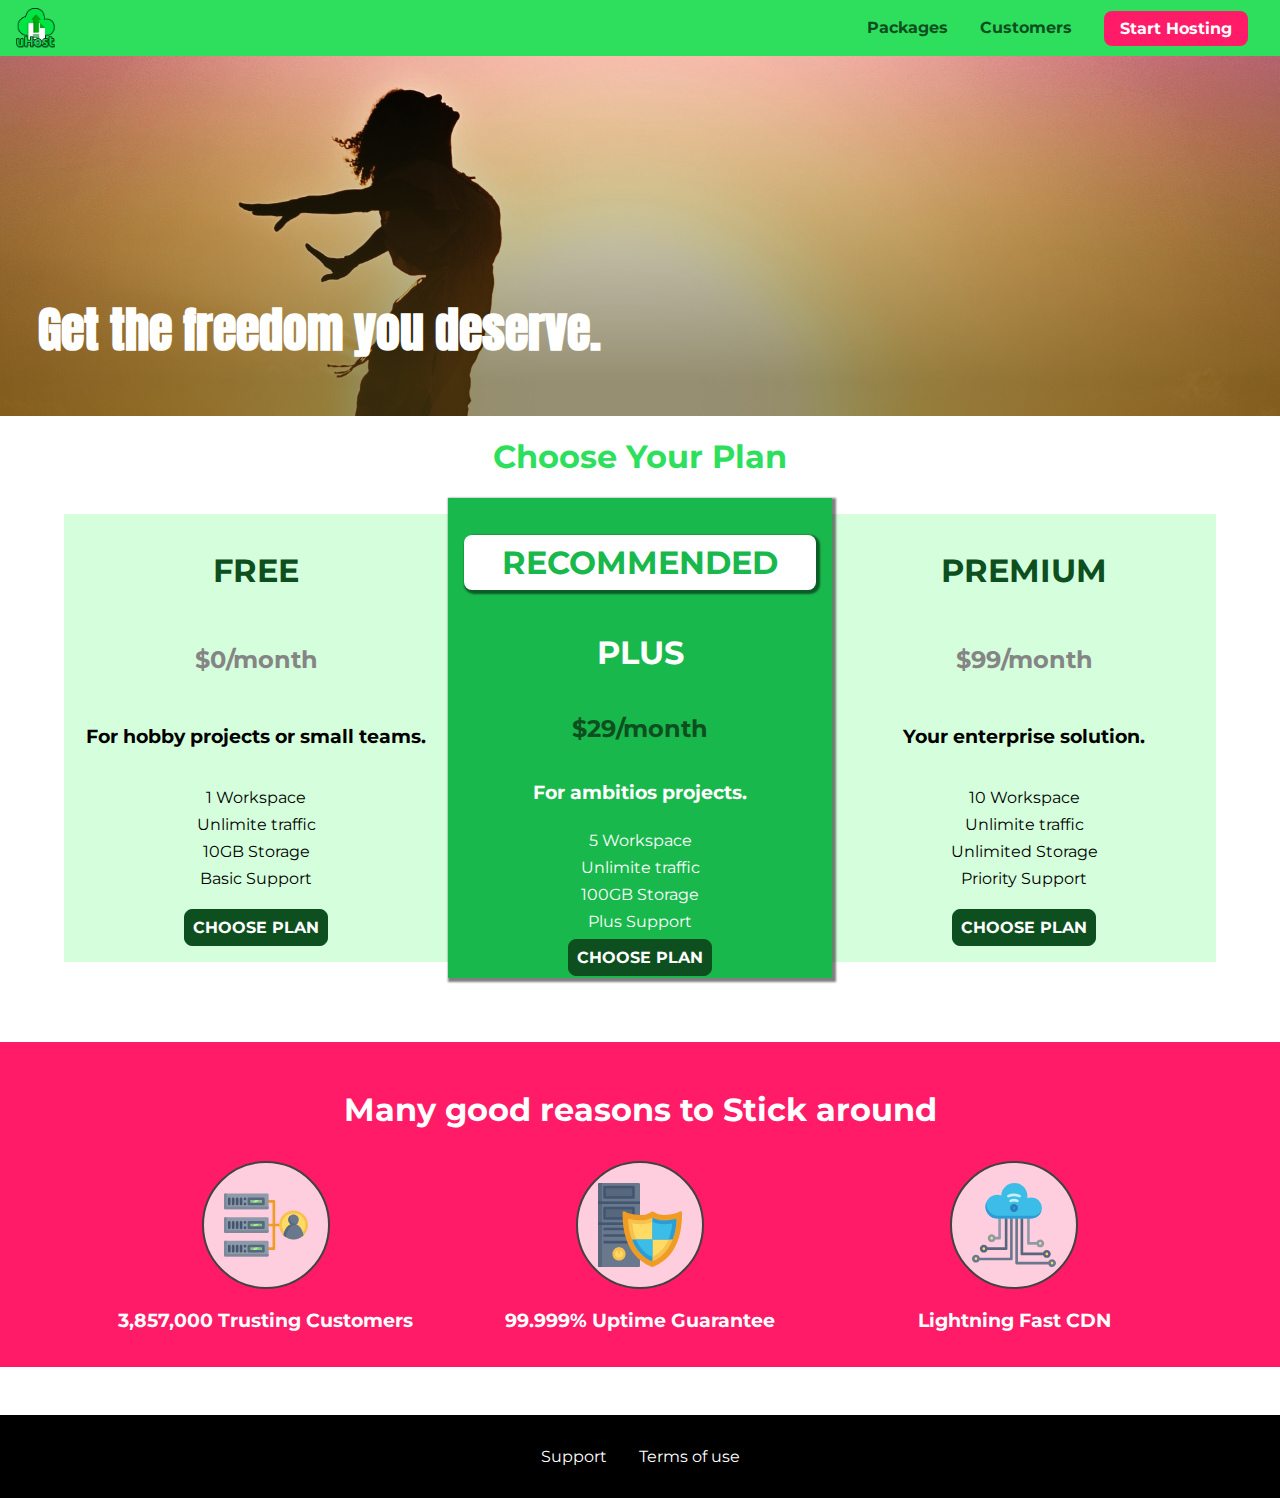
<file: index.html>
<!DOCTYPE html>
<html lang="en">
  <head>
    <meta charset="UTF-8" />
    <meta http-equiv="X-UA-Compatible" content="ie=edge" />
    <meta name="viewport" content="width=device-width, initial-scale=1.0, user-scalable=yes"/>
    <title>uHost</title>
    <link rel="shortcut icon" href="favicon.png" />
    <link rel="stylesheet" href="shared.css" />
    <link rel="stylesheet" href="main.css" />
  </head>
  <body>
    <!--invisible block-->
    <div class="backdrop"></div>
    <div class="modal">
      <h1 class="modal__title">Do you want to continue?</h1>
      <div class="modal__actions">
        <a href="start-hosting/index.html" class="modal__action">Yes!</a>
        <button class="modal__action modal__action--negative" type="button">
          No!
        </button>
      </div>
    </div>
    <header class="main-header">
      <div class="main-link">
        <button class="toggle-button">
          <span class="toggle-button__bar"></span>
          <span class="toggle-button__bar"></span>
          <span class="toggle-button__bar"></span>
        </button>
        <a href="index.html" class="main-header__brand">
          <img
            src="images/uhost-icon.png"
            alt="uHost - Your Favorite Hosting Company"
          />
        </a>
        <!--the space between tags can be removed to display both elements in one line
        in this case was used calc()-->
      </div>
      <nav class="main-nav">
        <ul class="main-nav__items">
          <li class="main-nav__item">
            <a href="packages/index.html">Packages</a>
          </li>
          <li class="main-nav__item">
            <a href="customers/index.html">Customers</a>
          </li>
          <li class="main-nav__item main-nav__item--cta">
            <a href="start-hosting/index.html">Start Hosting</a>
          </li>
        </ul>
      </nav>
    </header>
    <nav class="mobile-nav">
      <ul class="mobile-nav__items">
        <li class="mobile-nav__item">
          <a href="packages/index.html">Packages</a>
        </li>
        <li class="mobile-nav__item">
          <a href="customers/index.html">Customers</a>
        </li>
        <li class="mobile-nav__item mobile-nav__item--cta">
          <a href="start-hosting/index.html">Start Hosting</a>
        </li>
      </ul>
    </nav>
    <main>
      <section id="product-overview">
        <h1>Get the freedom you deserve.</h1>
      </section>
      <section id="plans">
        <h1 class="section-title">Choose Your Plan</h1>
        <!--<p>Make sure you get the most for your money</p>-->
        <div class="plan__list">
          <article class="plan">
            <h1 class="plan__title">FREE</h1>
            <h2 class="plan__price">$0/month</h2>
            <h3>For hobby projects or small teams.</h3>
            <ul class="plan__features">
              <li class="plan__feature">1 Workspace</li>
              <li class="plan__feature">Unlimite traffic</li>
              <li class="plan__feature">10GB Storage</li>
              <li class="plan__feature">Basic Support</li>
            </ul>
            <div>
              <button class="button">CHOOSE PLAN</button>
            </div>
          </article>
          <article class="plan plan--highlighted">
            <h1 class="plan__annotation">RECOMMENDED</h1>
            <h1 class="plan__title">PLUS</h1>
            <h2 class="plan__price">$29/month</h2>
            <h3>For ambitios projects.</h3>
            <ul class="plan__features">
              <li class="plan__feature">5 Workspace</li>
              <li class="plan__feature">Unlimite traffic</li>
              <li class="plan__feature">100GB Storage</li>
              <li class="plan__feature">Plus Support</li>
            </ul>
            <div>
              <button class="button">CHOOSE PLAN</button>
            </div>
          </article>
          <article class="plan">
            <h1 class="plan__title">PREMIUM</h1>
            <h2 class="plan__price">$99/month</h2>
            <h3>Your enterprise solution.</h3>
            <ul class="plan__features">
              <li class="plan__feature">10 Workspace</li>
              <li class="plan__feature">Unlimite traffic</li>
              <li class="plan__feature">Unlimited Storage</li>
              <li class="plan__feature">Priority Support</li>
            </ul>
            <div>
              <button class="button">CHOOSE PLAN</button>
            </div>
          </article>
        </div>
      </section>
      <section id="key-features">
        <h1 class="section-title">Many good reasons to Stick around</h1>
        <ul class="key-feature__list">
          <li class="key-feature">
            <div class="key-feature__image">
              <svg viewBox="0 0 512 512">
                <path
                  style="fill: #f09b24"
                  d="M344,248h-32V112c0-4.418-3.582-8-8-8h-40c-4.418,0-8,3.582-8,8s3.582,8,8,8h32v128h-32  c-4.418,0-8,3.582-8,8s3.582,8,8,8h32v128h-32c-4.418,0-8,3.582-8,8s3.582,8,8,8h40c4.418,0,8-3.582,8-8V264h32c4.418,0,8-3.582,8-8  S348.418,248,344,248z"
                />
                <path
                  style="fill: #8e9aa9"
                  d="M264,64H8c-4.418,0-8,3.582-8,8v80c0,4.418,3.582,8,8,8h256c4.418,0,8-3.582,8-8V72  C272,67.582,268.418,64,264,64z"
                />
                <path
                  style="fill: #7c899b"
                  d="M24,144c-4.418,0-8-3.582-8-8V64H8c-4.418,0-8,3.582-8,8v80c0,4.418,3.582,8,8,8h256  c4.418,0,8-3.582,8-8v-8H24z"
                />
                <rect
                  x="152"
                  y="96"
                  style="fill: #b8e3a8"
                  width="88"
                  height="32"
                />
                <g>
                  <polygon
                    style="fill: #7ec97d"
                    points="152,96 152,128 166,128 198,96  "
                  />
                  <polygon
                    style="fill: #7ec97d"
                    points="220,96 188,128 240,128 240,96  "
                  />
                </g>
                <path
                  style="fill: #56677e"
                  d="M240,136h-88c-4.418,0-8-3.582-8-8V96c0-4.418,3.582-8,8-8h88c4.418,0,8,3.582,8,8v32  C248,132.418,244.418,136,240,136z M160,120h72v-16h-72V120z"
                />
                <g>
                  <path
                    style="fill: #435670"
                    d="M32,136c-4.418,0-8-3.582-8-8V96c0-4.418,3.582-8,8-8s8,3.582,8,8v32C40,132.418,36.418,136,32,136z   "
                  />
                  <path
                    style="fill: #435670"
                    d="M56,136c-4.418,0-8-3.582-8-8V96c0-4.418,3.582-8,8-8s8,3.582,8,8v32C64,132.418,60.418,136,56,136z   "
                  />
                  <path
                    style="fill: #435670"
                    d="M80,136c-4.418,0-8-3.582-8-8V96c0-4.418,3.582-8,8-8s8,3.582,8,8v32C88,132.418,84.418,136,80,136z   "
                  />
                  <path
                    style="fill: #435670"
                    d="M104,136c-4.418,0-8-3.582-8-8V96c0-4.418,3.582-8,8-8s8,3.582,8,8v32   C112,132.418,108.418,136,104,136z"
                  />
                  <path
                    style="fill: #435670"
                    d="M128,105c-4.418,0-8-3.582-8-8v-1c0-4.418,3.582-8,8-8s8,3.582,8,8v1   C136,101.418,132.418,105,128,105z"
                  />
                  <path
                    style="fill: #435670"
                    d="M128,136c-4.418,0-8-3.582-8-8v-1c0-4.418,3.582-8,8-8s8,3.582,8,8v1   C136,132.418,132.418,136,128,136z"
                  />
                </g>
                <path
                  style="fill: #8e9aa9"
                  d="M264,208H8c-4.418,0-8,3.582-8,8v80c0,4.418,3.582,8,8,8h256c4.418,0,8-3.582,8-8v-80  C272,211.582,268.418,208,264,208z"
                />
                <path
                  style="fill: #7c899b"
                  d="M24,288c-4.418,0-8-3.582-8-8v-72H8c-4.418,0-8,3.582-8,8v80c0,4.418,3.582,8,8,8h256  c4.418,0,8-3.582,8-8v-8H24z"
                />
                <rect
                  x="152"
                  y="240"
                  style="fill: #b8e3a8"
                  width="88"
                  height="32"
                />
                <g>
                  <polygon
                    style="fill: #7ec97d"
                    points="152,240 152,272 166,272 198,240  "
                  />
                  <polygon
                    style="fill: #7ec97d"
                    points="220,240 188,272 240,272 240,240  "
                  />
                </g>
                <path
                  style="fill: #56677e"
                  d="M240,280h-88c-4.418,0-8-3.582-8-8v-32c0-4.418,3.582-8,8-8h88c4.418,0,8,3.582,8,8v32  C248,276.418,244.418,280,240,280z M160,264h72v-16h-72V264z"
                />
                <g>
                  <path
                    style="fill: #435670"
                    d="M32,280c-4.418,0-8-3.582-8-8v-32c0-4.418,3.582-8,8-8s8,3.582,8,8v32C40,276.418,36.418,280,32,280   z"
                  />
                  <path
                    style="fill: #435670"
                    d="M56,280c-4.418,0-8-3.582-8-8v-32c0-4.418,3.582-8,8-8s8,3.582,8,8v32C64,276.418,60.418,280,56,280   z"
                  />
                  <path
                    style="fill: #435670"
                    d="M80,280c-4.418,0-8-3.582-8-8v-32c0-4.418,3.582-8,8-8s8,3.582,8,8v32C88,276.418,84.418,280,80,280   z"
                  />
                  <path
                    style="fill: #435670"
                    d="M104,280c-4.418,0-8-3.582-8-8v-32c0-4.418,3.582-8,8-8s8,3.582,8,8v32   C112,276.418,108.418,280,104,280z"
                  />
                  <path
                    style="fill: #435670"
                    d="M128,249c-4.418,0-8-3.582-8-8v-1c0-4.418,3.582-8,8-8s8,3.582,8,8v1   C136,245.418,132.418,249,128,249z"
                  />
                  <path
                    style="fill: #435670"
                    d="M128,280c-4.418,0-8-3.582-8-8v-1c0-4.418,3.582-8,8-8s8,3.582,8,8v1   C136,276.418,132.418,280,128,280z"
                  />
                </g>
                <path
                  style="fill: #8e9aa9"
                  d="M264,352H8c-4.418,0-8,3.582-8,8v80c0,4.418,3.582,8,8,8h256c4.418,0,8-3.582,8-8v-80  C272,355.582,268.418,352,264,352z"
                />
                <path
                  style="fill: #7c899b"
                  d="M24,432c-4.418,0-8-3.582-8-8v-72H8c-4.418,0-8,3.582-8,8v80c0,4.418,3.582,8,8,8h256  c4.418,0,8-3.582,8-8v-8H24z"
                />
                <rect
                  x="152"
                  y="384"
                  style="fill: #b8e3a8"
                  width="88"
                  height="32"
                />
                <g>
                  <polygon
                    style="fill: #7ec97d"
                    points="152,384 152,416 166,416 198,384  "
                  />
                  <polygon
                    style="fill: #7ec97d"
                    points="220,384 188,416 240,416 240,384  "
                  />
                </g>
                <path
                  style="fill: #56677e"
                  d="M240,424h-88c-4.418,0-8-3.582-8-8v-32c0-4.418,3.582-8,8-8h88c4.418,0,8,3.582,8,8v32  C248,420.418,244.418,424,240,424z M160,408h72v-16h-72V408z"
                />
                <g>
                  <path
                    style="fill: #435670"
                    d="M32,424c-4.418,0-8-3.582-8-8v-32c0-4.418,3.582-8,8-8s8,3.582,8,8v32C40,420.418,36.418,424,32,424   z"
                  />
                  <path
                    style="fill: #435670"
                    d="M56,424c-4.418,0-8-3.582-8-8v-32c0-4.418,3.582-8,8-8s8,3.582,8,8v32C64,420.418,60.418,424,56,424   z"
                  />
                  <path
                    style="fill: #435670"
                    d="M80,424c-4.418,0-8-3.582-8-8v-32c0-4.418,3.582-8,8-8s8,3.582,8,8v32C88,420.418,84.418,424,80,424   z"
                  />
                  <path
                    style="fill: #435670"
                    d="M104,424c-4.418,0-8-3.582-8-8v-32c0-4.418,3.582-8,8-8s8,3.582,8,8v32   C112,420.418,108.418,424,104,424z"
                  />
                  <path
                    style="fill: #435670"
                    d="M128,393c-4.418,0-8-3.582-8-8v-1c0-4.418,3.582-8,8-8s8,3.582,8,8v1   C136,389.418,132.418,393,128,393z"
                  />
                  <path
                    style="fill: #435670"
                    d="M128,424c-4.418,0-8-3.582-8-8v-1c0-4.418,3.582-8,8-8s8,3.582,8,8v1   C136,420.418,132.418,424,128,424z"
                  />
                </g>
                <path
                  style="fill: #f7c14d"
                  d="M424,168c-48.523,0-88,39.477-88,88s39.477,88,88,88s88-39.477,88-88S472.523,168,424,168z"
                />
                <path
                  style="fill: #ffdb66"
                  d="M424,184c-39.701,0-72,32.299-72,72s32.299,72,72,72s72-32.299,72-72S463.701,184,424,184z"
                />
                <path
                  style="fill: #69788d"
                  d="M484.893,314.16C476.393,274.588,451.922,248,424,248s-52.393,26.588-60.893,66.16  c-0.605,2.82,0.354,5.749,2.511,7.664C381.731,336.124,402.465,344,424,344s42.269-7.876,58.381-22.176  C484.539,319.909,485.498,316.98,484.893,314.16z"
                />
                <path
                  style="fill: #56677e"
                  d="M434.053,249.171C430.768,248.403,427.411,248,424,248c-27.922,0-52.393,26.588-60.893,66.16  c-0.605,2.82,0.354,5.749,2.511,7.664c3.383,3.002,6.979,5.703,10.734,8.125C384.904,286.243,407.373,255.378,434.053,249.171z"
                />
                <path
                  style="fill: #69788d"
                  d="M424,192c-17.645,0-32,14.355-32,32s14.355,32,32,32s32-14.355,32-32S441.645,192,424,192z"
                />
                <path
                  style="fill: #56677e"
                  d="M432,248c-17.645,0-32-14.355-32-32c0-6.783,2.128-13.076,5.742-18.258  C397.444,203.53,392,213.138,392,224c0,17.645,14.355,32,32,32c10.862,0,20.471-5.444,26.258-13.742  C445.076,245.872,438.783,248,432,248z"
                />
              </svg>
            </div>
            <p class="key-feature__description">3,857,000 Trusting Customers</p>
          </li>
          <li class="key-feature">
            <div class="key-feature__image">
              <svg viewBox="0 0 512 512">
                <path
                  style="fill: #69788d"
                  d="M248,0H8C3.582,0,0,3.582,0,8v496c0,4.418,3.582,8,8,8h240c4.418,0,8-3.582,8-8V8  C256,3.582,252.418,0,248,0z"
                />
                <path
                  style="fill: #56677e"
                  d="M24,504V8c0-4.418,3.582-8,8-8H8C3.582,0,0,3.582,0,8v496c0,4.418,3.582,8,8,8h24  C27.582,512,24,508.418,24,504z"
                />
                <g>
                  <rect
                    x="0"
                    y="112"
                    style="fill: #435670"
                    width="256"
                    height="16"
                  />
                  <rect
                    x="0"
                    y="240"
                    style="fill: #435670"
                    width="256"
                    height="16"
                  />
                </g>
                <path
                  style="fill: #f7c14d"
                  d="M128,392c-22.056,0-40,17.944-40,40s17.944,40,40,40s40-17.944,40-40S150.056,392,128,392z"
                />
                <path
                  style="fill: #ffdb66"
                  d="M128,408c-13.233,0-24,10.767-24,24s10.767,24,24,24s24-10.767,24-24S141.233,408,128,408z"
                />
                <path
                  style="fill: #f7c14d"
                  d="M128,392c-2.739,0-5.414,0.278-8,0.805V424c0,4.418,3.582,8,8,8c4.418,0,8-3.582,8-8v-31.195  C133.414,392.278,130.739,392,128,392z"
                />
                <g>
                  <path
                    style="fill: #435670"
                    d="M216,288H40c-4.418,0-8-3.582-8-8s3.582-8,8-8h176c4.418,0,8,3.582,8,8S220.418,288,216,288z"
                  />
                  <path
                    style="fill: #435670"
                    d="M216,328H40c-4.418,0-8-3.582-8-8s3.582-8,8-8h176c4.418,0,8,3.582,8,8S220.418,328,216,328z"
                  />
                  <path
                    style="fill: #435670"
                    d="M216,368H40c-4.418,0-8-3.582-8-8s3.582-8,8-8h176c4.418,0,8,3.582,8,8S220.418,368,216,368z"
                  />
                  <path
                    style="fill: #435670"
                    d="M216,16H40c-4.418,0-8,3.582-8,8v64c0,4.418,3.582,8,8,8h176c4.418,0,8-3.582,8-8V24   C224,19.582,220.418,16,216,16z"
                  />
                </g>
                <rect
                  x="48"
                  y="32"
                  style="fill: #56677e"
                  width="160"
                  height="48"
                />
                <path
                  style="fill: #435670"
                  d="M216,144H40c-4.418,0-8,3.582-8,8v64c0,4.418,3.582,8,8,8h176c4.418,0,8-3.582,8-8v-64  C224,147.582,220.418,144,216,144z"
                />
                <rect
                  x="48"
                  y="160"
                  style="fill: #56677e"
                  width="160"
                  height="48"
                />
                <path
                  style="fill: #f09b24"
                  d="M511.747,180.237c-0.194-6.537-8.107-10.107-13.135-5.894c-5.6,4.693-42.904,21.282-98.514,21.282  c-33.45,0-64.625-20.999-64.929-21.206c-2.9-1.991-6.764-1.85-9.512,0.346c-2.677,2.135-27.201,20.86-63.793,20.86  c-55.607,0-92.914-16.589-98.515-21.282c-5.028-4.211-12.941-0.645-13.135,5.894c-1.634,54.834,4.655,105.941,18.693,151.903  c12.096,39.604,29.759,74.047,52.497,102.373c27.538,34.304,62.743,59.882,104.66,76.045c3.069,1.918,6.757,1.921,9.83,0  c41.917-16.163,77.122-41.741,104.66-76.045c22.738-28.326,40.401-62.77,52.497-102.373  C507.092,286.179,513.381,235.071,511.747,180.237z"
                />
                <path
                  style="fill: #f7c14d"
                  d="M476.21,221.226c-1.953-1.631-4.568-2.235-7.036-1.628c-21.686,5.327-44.926,8.028-69.075,8.028  c-25.926,0-49.633-8.975-64.955-16.504c-2.307-1.134-5.016-1.091-7.284,0.116c-14.059,7.477-36.919,16.388-65.994,16.388  c-24.153,0-47.394-2.701-69.075-8.028c-5.155-1.268-10.221,2.966-9.894,8.261c2.077,33.693,7.668,65.635,16.616,94.935  c22.774,74.565,66.139,126.334,128.888,153.868c2.032,0.891,4.397,0.891,6.43,0c61.777-27.107,104.716-78.876,127.62-153.868  c8.948-29.3,14.539-61.241,16.616-94.935C479.224,225.319,478.163,222.856,476.21,221.226z"
                />
                <path
                  style="fill: #ffdb66"
                  d="M331.609,451.727c-52.604-25.289-89.304-70.987-109.144-135.944  c-6.532-21.39-11.162-44.336-13.82-68.447c17.133,2.852,34.952,4.291,53.22,4.291c29.394,0,53.376-7.793,69.978-15.561  c17.44,7.736,41.656,15.561,68.256,15.561c18.267,0,36.085-1.439,53.219-4.291c-2.659,24.112-7.288,47.06-13.82,68.448  C419.545,381.108,383.27,426.805,331.609,451.727z"
                />
                <g>
                  <path
                    style="fill: #2c9dd4"
                    d="M479.066,227.858c0.157-2.539-0.903-5.002-2.856-6.633s-4.568-2.235-7.036-1.628   c-21.686,5.327-44.926,8.028-69.075,8.028c-25.926,0-49.633-8.975-64.955-16.504c-1.057-0.52-2.2-0.78-3.345-0.806l-0.072,133.351   h123.601c2.556-6.746,4.933-13.702,7.123-20.874C471.398,293.493,476.989,261.552,479.066,227.858z"
                  />
                  <path
                    style="fill: #2c9dd4"
                    d="M206.658,343.667c24.153,63.42,65.028,108.108,121.743,132.995c1.031,0.452,2.147,0.673,3.263,0.666   l0.063-133.661H206.658z"
                  />
                </g>
                <g>
                  <path
                    style="fill: #3cbde8"
                    d="M439.497,315.783c6.532-21.389,11.161-44.336,13.82-68.448c-17.134,2.852-34.952,4.291-53.219,4.291   c-26.6,0-50.815-7.824-68.256-15.561l-0.116,107.601h97.758C433.179,334.807,436.524,325.518,439.497,315.783z"
                  />
                  <path
                    style="fill: #3cbde8"
                    d="M232.523,343.667c21.144,50.298,54.363,86.56,99.087,108.06l0.117-108.06H232.523z"
                  />
                </g>
              </svg>
            </div>
            <p class="key-feature__description">99.999% Uptime Guarantee</p>
          </li>
          <li class="key-feature">
            <div class="key-feature__image">
              <svg viewBox="0 0 512 512">
                <path
                  style="fill: #8e9aa9"
                  d="M168,200c-4.418,0-8,3.582-8,8v120h-17.376c-3.302-9.311-12.194-16-22.624-16  c-13.234,0-24,10.767-24,24s10.766,24,24,24c10.429,0,19.321-6.689,22.624-16H168c4.418,0,8-3.582,8-8V208  C176,203.582,172.418,200,168,200z"
                />
                <path
                  style="fill: #ffdb66"
                  d="M120,328c-4.411,0-8,3.589-8,8s3.589,8,8,8s8-3.589,8-8S124.411,328,120,328z"
                />
                <path
                  style="fill: #56677e"
                  d="M208,200c-4.418,0-8,3.582-8,8v184H94.624C91.322,382.689,82.43,376,72,376  c-13.234,0-24,10.767-24,24s10.766,24,24,24c10.429,0,19.321-6.689,22.624-16H208c4.418,0,8-3.582,8-8V208  C216,203.582,212.418,200,208,200z"
                />
                <path
                  style="fill: #ffdb66"
                  d="M72,392c-4.411,0-8,3.589-8,8s3.589,8,8,8s8-3.589,8-8S76.411,392,72,392z"
                />
                <path
                  style="fill: #69788d"
                  d="M240,208c-4.418,0-8,3.582-8,8v239H47.24c-2.671-10.34-12.078-18-23.24-18c-13.234,0-24,10.767-24,24  s10.766,24,24,24c9.666,0,18.009-5.747,21.809-14H240c4.418,0,8-3.582,8-8V216C248,211.582,244.418,208,240,208z"
                />
                <path
                  style="fill: #ffdb66"
                  d="M24,453c-4.411,0-8,3.589-8,8s3.589,8,8,8s8-3.589,8-8S28.411,453,24,453z"
                />
                <path
                  style="fill: #69788d"
                  d="M488,464c-10.429,0-19.321,6.689-22.624,16H280V208c0-4.418-3.582-8-8-8s-8,3.582-8,8v280  c0,4.418,3.582,8,8,8h193.376c3.302,9.311,12.194,16,22.624,16c13.234,0,24-10.767,24-24S501.234,464,488,464z"
                />
                <path
                  style="fill: #ffdb66"
                  d="M488,480c-4.411,0-8,3.589-8,8s3.589,8,8,8s8-3.589,8-8S492.411,480,488,480z"
                />
                <path
                  style="fill: #56677e"
                  d="M456,408c-10.429,0-19.321,6.689-22.624,16H312V208c0-4.418-3.582-8-8-8s-8,3.582-8,8v224  c0,4.418,3.582,8,8,8h129.376c3.302,9.311,12.194,16,22.624,16c13.234,0,24-10.767,24-24S469.234,408,456,408z"
                />
                <path
                  style="fill: #ffdb66"
                  d="M456,424c-4.411,0-8,3.589-8,8s3.589,8,8,8s8-3.589,8-8S460.411,424,456,424z"
                />
                <path
                  style="fill: #8e9aa9"
                  d="M416,344c-10.429,0-19.321,6.689-22.624,16H352V208c0-4.418-3.582-8-8-8s-8,3.582-8,8v160  c0,4.418,3.582,8,8,8h49.376c3.302,9.311,12.194,16,22.624,16c13.234,0,24-10.767,24-24S429.234,344,416,344z"
                />
                <path
                  style="fill: #ffdb66"
                  d="M416,360c-4.411,0-8,3.589-8,8s3.589,8,8,8s8-3.589,8-8S420.411,360,416,360z"
                />
                <path
                  style="fill: #3cbde8"
                  d="M362,88c-8.741,0-17.231,1.751-25.06,5.085C337.646,88.797,338,84.43,338,80  c0-44.112-35.888-80-80-80c-42.823,0-77.895,33.816-79.909,76.149C170.393,73.415,162.244,72,154,72c-39.701,0-72,32.299-72,72  s32.299,72,72,72h208c35.29,0,64-28.71,64-64S397.29,88,362,88z"
                />
                <path
                  style="fill: #2c9dd4"
                  d="M368,200H160c-39.701,0-72-32.299-72-72c0-5.863,0.721-11.559,2.05-17.019  C84.918,120.88,82,132.102,82,144c0,39.701,32.299,72,72,72h208c30.389,0,55.88-21.296,62.379-49.743  C413.565,186.327,392.352,200,368,200z"
                />
                <path
                  style="fill: #2a7db5"
                  d="M256,128c-13.234,0-24,10.767-24,24s10.766,24,24,24c13.233,0,24-10.767,24-24S269.233,128,256,128z"
                />
                <path
                  style="fill: #2c9dd4"
                  d="M256,144c-4.411,0-8,3.589-8,8s3.589,8,8,8c4.411,0,8-3.589,8-8S260.411,144,256,144z"
                />
                <g>
                  <path
                    style="fill: #c5f1fa"
                    d="M221.755,87.695c-2.994,0-5.864-1.688-7.233-4.572c-1.894-3.991-0.194-8.763,3.798-10.657   C230.157,66.849,242.834,64,256,64c13.166,0,25.844,2.849,37.68,8.466c3.992,1.895,5.692,6.666,3.798,10.657   s-6.666,5.692-10.657,3.798C277.144,82.328,266.774,80,256,80c-10.774,0-21.144,2.328-30.821,6.921   C224.072,87.446,222.904,87.695,221.755,87.695z"
                  />
                  <path
                    style="fill: #c5f1fa"
                    d="M276.545,116.618c-1.148,0-2.316-0.249-3.424-0.774C267.745,113.293,261.985,112,256,112   c-5.985,0-11.745,1.293-17.121,3.844c-3.991,1.895-8.763,0.192-10.657-3.798c-1.894-3.992-0.193-8.764,3.798-10.657   C239.557,97.813,247.625,96,256,96c8.376,0,16.444,1.813,23.98,5.389c3.991,1.894,5.692,6.665,3.798,10.657   C282.41,114.93,279.539,116.618,276.545,116.618z"
                  />
                </g>
              </svg>
            </div>
            <p class="key-feature__description">Lightning Fast CDN</p>
          </li>
        </ul>
      </section>
    </main>
    <footer class="main-footer">
      <nav>
        <ul class="main-footer__links">
          <li class="main-footer__link">
            <a href="#">Support</a>
          </li>
          <li class="main-footer__link">
            <a href="#">Terms of use</a>
          </li>
        </ul>
      </nav>
    </footer>
    <script src="shared.js"></script>
  </body>
</html>
</file>
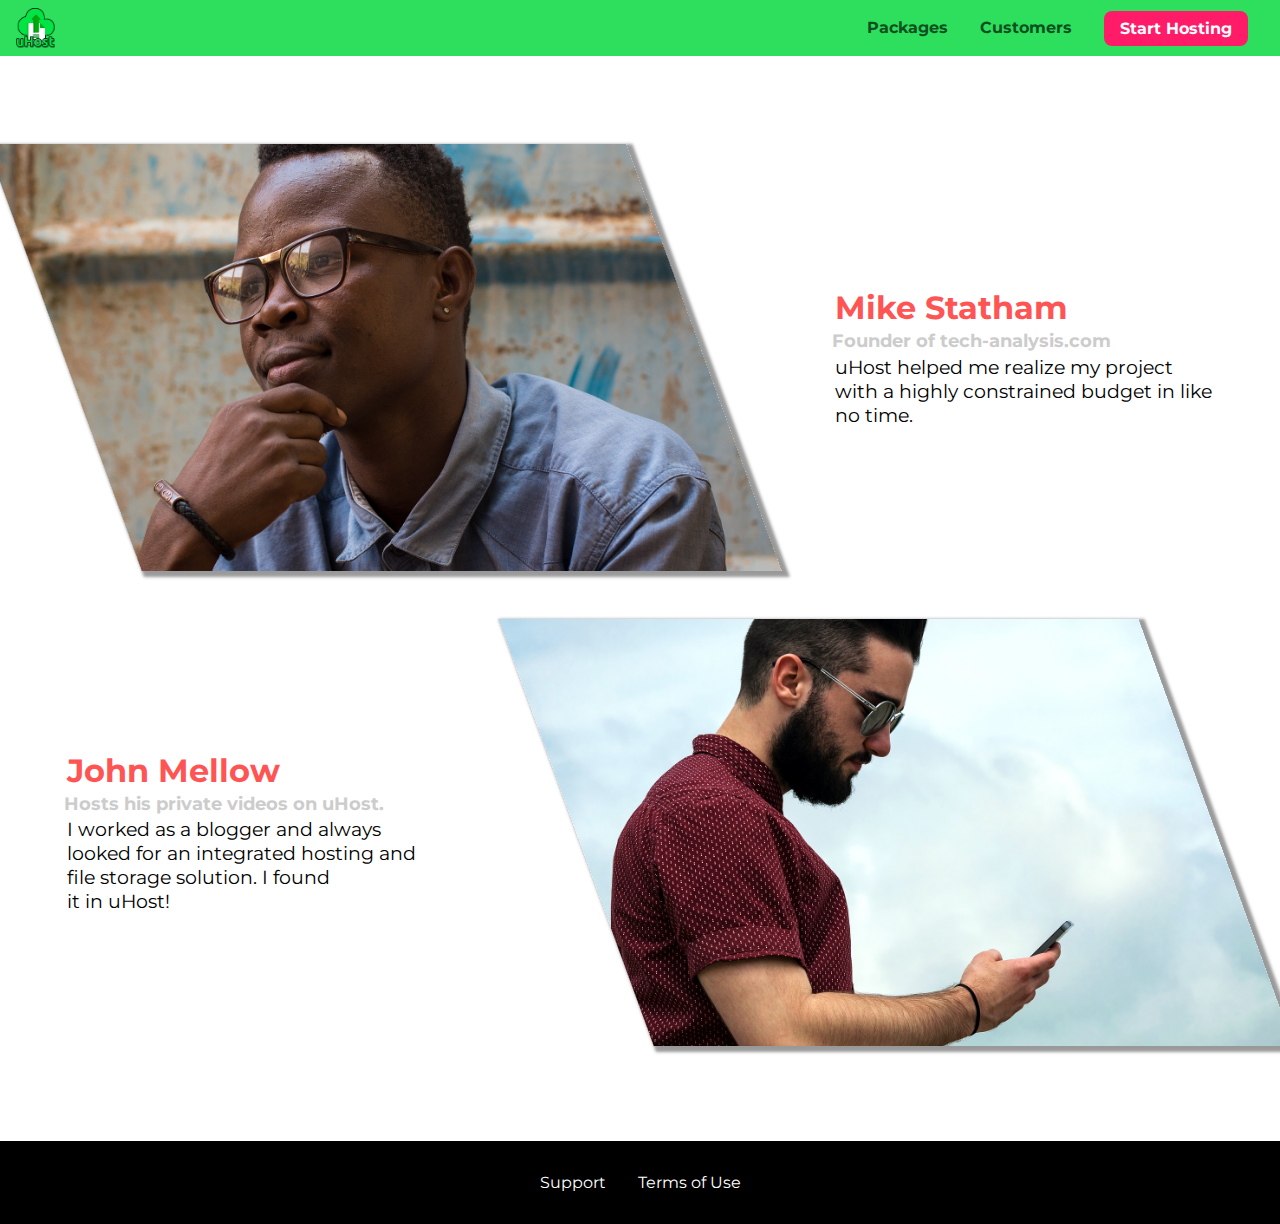
<file: customers/index.html>
<!DOCTYPE html>
<html lang="en">
<head>
    <meta charset="UTF-8">
    <meta name="viewport" content="width=device-width, initial-scale=1.0">
    <meta http-equiv="X-UA-Compatible" content="ie=edge">
    <title>uHost Customers</title>
    <link rel="shortcut icon" href="../favicon.png">
    <link rel="stylesheet" href="../shared.css">
    <link rel="stylesheet" href="customers.css">
</head>
<body>
    <!--invisible block-->
    <div class="backdrop"></div>
    <header class="main-header">
        <button class="toggle-button">
            <span class="toggle-button__bar"></span>
            <span class="toggle-button__bar"></span>
            <span class="toggle-button__bar"></span>
        </button>
        <div class ="main-link">
            <a href="../index.html" class="main-header__brand">
                <img src="../images/uhost-icon.png" alt="uHost - Your Favorite Hosting Company">
            </a>
        <!--the space between tags can be removed to display both elements in one line
        in this case was used calc()-->
        </div>
        <nav class="main-nav">
            <ul class="main-nav__items">    
                <li class="main-nav__item">
                    <a href="../packages/index.html">Packages</a>
                </li>
                <li class="main-nav__item">
                    <a href="index.html">Customers</a>
                </li>
                <li class="main-nav__item main-nav__item--cta">
                    <a href="../start-hosting/index.html">Start Hosting</a>
                </li>
            </ul>
        </nav>
    </header>
    <nav class="mobile-nav">
        <ul class="mobile-nav__items">
            <li class="mobile-nav__item">
                <a href="../packages/index.html">Packages</a>
            </li>
            <li class="mobile-nav__item">
                <a href="index.html">Customers</a>
            </li>
            <li class="mobile-nav__item mobile-nav__item--cta">
                <a href="../start-hosting/index.html">Start Hosting</a>
            </li>
        </ul>
    </nav>
    <main>
        <div>
            <div class="testimonial" id="customer-1">
                <div class="testimonial__image-container">
                    <img src="../customers/customer-1.jpg" alt="Mike Statham - Customer" class="testimonial__image">
                </div>
                <div class="testimonial__info">
                    <h1 class="testimonial__name">Mike Statham</h1>
                    <h2 class="testimonial__subtitle">Founder of
                        <a href="tech-analysis.com">tech-analysis.com</a>
                    </h2>
                    <p class="testimonial__text">uHost helped me realize my project with a highly constrained budget in like no time.</p>
                </div>
            </div>
            <div class="testimonial" id="customer-2">
                <div class="testimonial__info">
                    <h1 class="testimonial__name">John Mellow</h1>
                    <h2 class="testimonial__subtitle">Hosts his private videos on uHost.
                    </h2>
                    <p class="testimonial__text">I worked as a blogger and always looked for an integrated hosting and file storage solution. I found
                        it in uHost!
                    </p>
                </div>
                <div class="testimonial__image-container">
                    <img src="../customers/customer-2.jpg" alt="John Mellow - Customer" class="testimonial__image">
                </div>
            </div>
        </div>
    </main>
    <footer class="main-footer">
        <nav>
            <ul class="main-footer__links">
                <li class="main-footer__link">
                    <a href="#">Support</a>
                </li>
                <li class="main-footer__link">
                    <a href="#">Terms of Use</a>
                </li>
            </ul>
        </nav>
    </footer>
    <script src="../shared.js"></script>
</body>
</html>
</file>
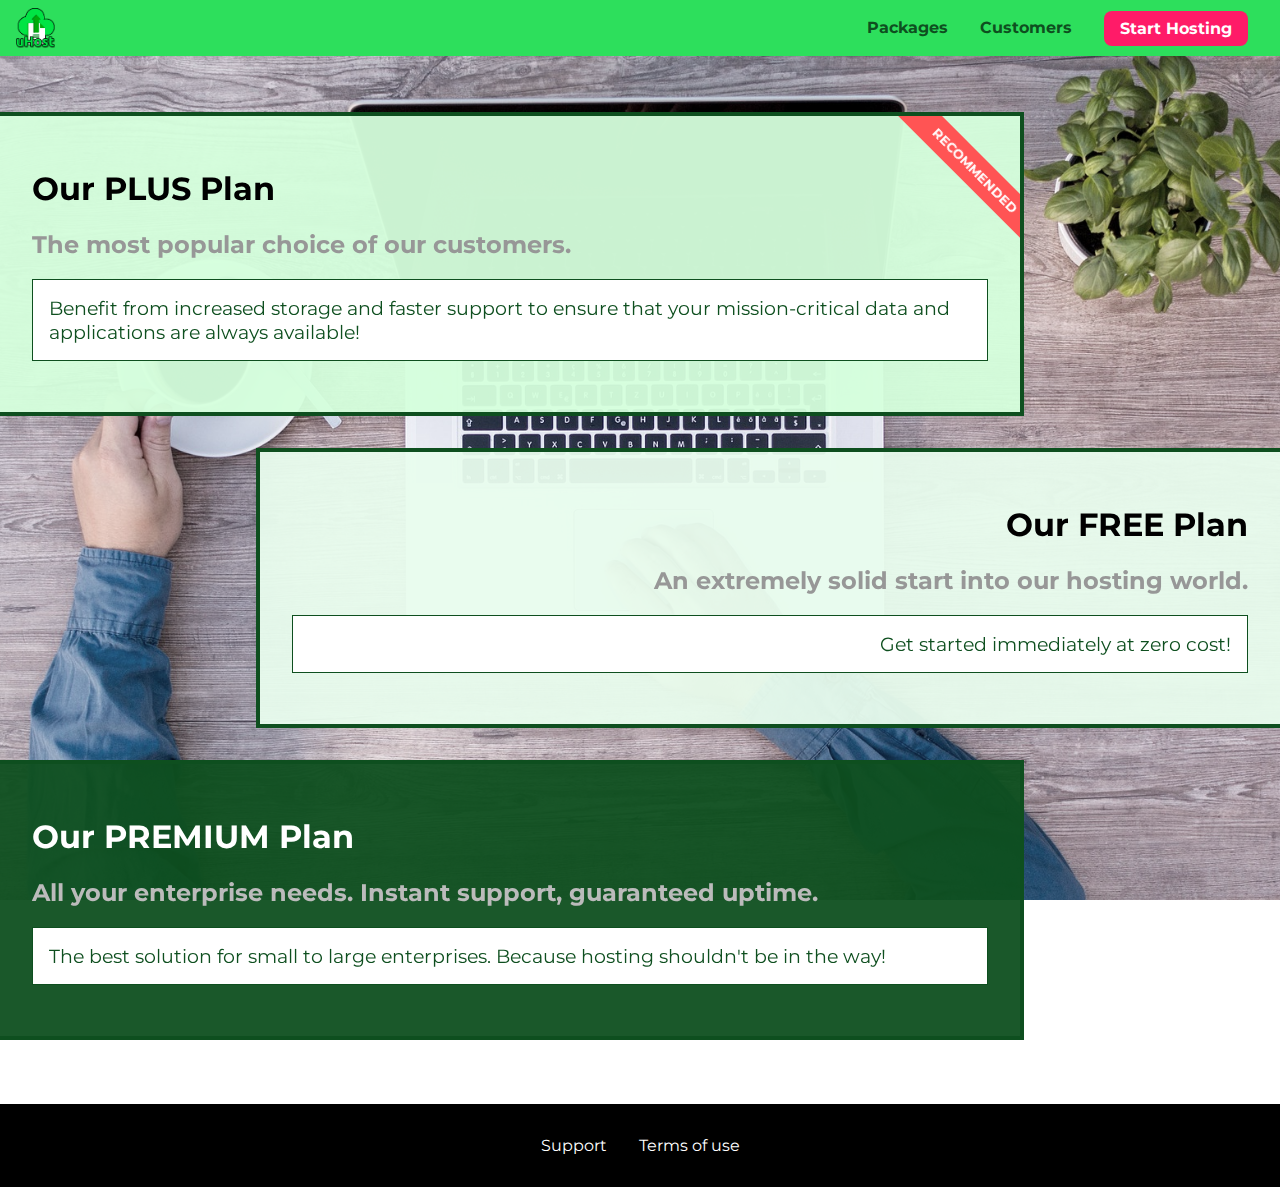
<file: packages/index.html>
<!DOCTYPE html>
<html lang="en">

<!--packages page-->

<head>
    <meta charset="UTF-8">
    <meta http-equiv="X-UA-Compatible" content="ie=edge">
    <meta name="viewport" content="width=device-width, initial-scale=1.0">
    <title>uHost Packages</title>
    <link rel="shortcut icon" href="../favicon.png">
    <link rel="stylesheet" href="../shared.css">
    <link rel="stylesheet" href="packages.css">
</head>

<body>
    <!--invisible block-->
    <div class="backdrop"></div>

    <div class="background"></div>
    
    <header class="main-header">
        <div class ="main-link">

            <button class="toggle-button">
                <span class="toggle-button__bar"></span>
                <span class="toggle-button__bar"></span>
                <span class="toggle-button__bar"></span>
            </button>

            <a href="../index.html" class="main-header__brand">
                <img src="../images/uhost-icon.png" alt="uHost - Your Favorite Hosting Company">
            </a>
        <!--the space between tags can be removed to display both elements in one line
        in this case was used calc()-->
        </div>
        <nav class="main-nav">
            <ul class="main-nav__items">    
                <li class="main-nav__item">
                    <a href="index.html">Packages</a>
                </li>
                <li class="main-nav__item">
                    <a href="../customers/index.html">Customers</a>
                </li>
                <li class="main-nav__item main-nav__item--cta">
                    <a href="../start-hosting/index.html">Start Hosting</a>
                </li>
            </ul>
        </nav>
    </header>

    <nav class="mobile-nav">
        <ul class="mobile-nav__items">
            <li class="mobile-nav__item">
                <a href="index.html">Packages</a>
            </li>
            <li class="mobile-nav__item">
                <a href="../customers/index.html">Customers</a>
            </li>
            <li class="mobile-nav__item mobile-nav__item--cta">
                <a href="../start-hosting/index.html">Start Hosting</a>
            </li>
        </ul>
    </nav>

    <main>
        <section class="package" id="plus">
            <a href="#">
                <h1 class="package__title">Our PLUS Plan</h1>
                <h2 class="package__badge">RECOMMENDED</h2>
                <h2 class="package__subtitle">The most popular choice of our customers.</h2>
                <p class="package__info">Benefit from increased storage and faster support to ensure that your mission-critical data and applications
                are always available!</p>
            </a>
        </section>
        <section class="package" id="free">
            <a href="#">
                <h1 class="package__title">Our FREE Plan</h1>
                <h2 class="package__subtitle">An extremely solid start into our hosting world.</h2>
                <p class="package__info">Get started immediately at zero cost!</p>
            </a>
        </section>
        <div class="clearfix"></div>
        <section class="package" id="premium">
            <a href="#">
            <h1 class="package__title">Our PREMIUM Plan</h1>
            <h2 class="package__subtitle">All your enterprise needs. Instant support, guaranteed uptime.</h2>
            <p class="package__info">The best solution for small to large enterprises. Because hosting shouldn't be in the way!</p>
            </a>
        </section>

    </main>
    <footer class="main-footer">
        <nav>
            <ul class="main-footer__links">
                <li class="main-footer__link">
                    <a href="#">Support</a>
                </li>
                <li class="main-footer__link">
                    <a href="#">Terms of use</a>
                </li>
            </ul>
        </nav>
    </footer>

    <script src="../shared.js"></script>

</body>

</html>
</file>
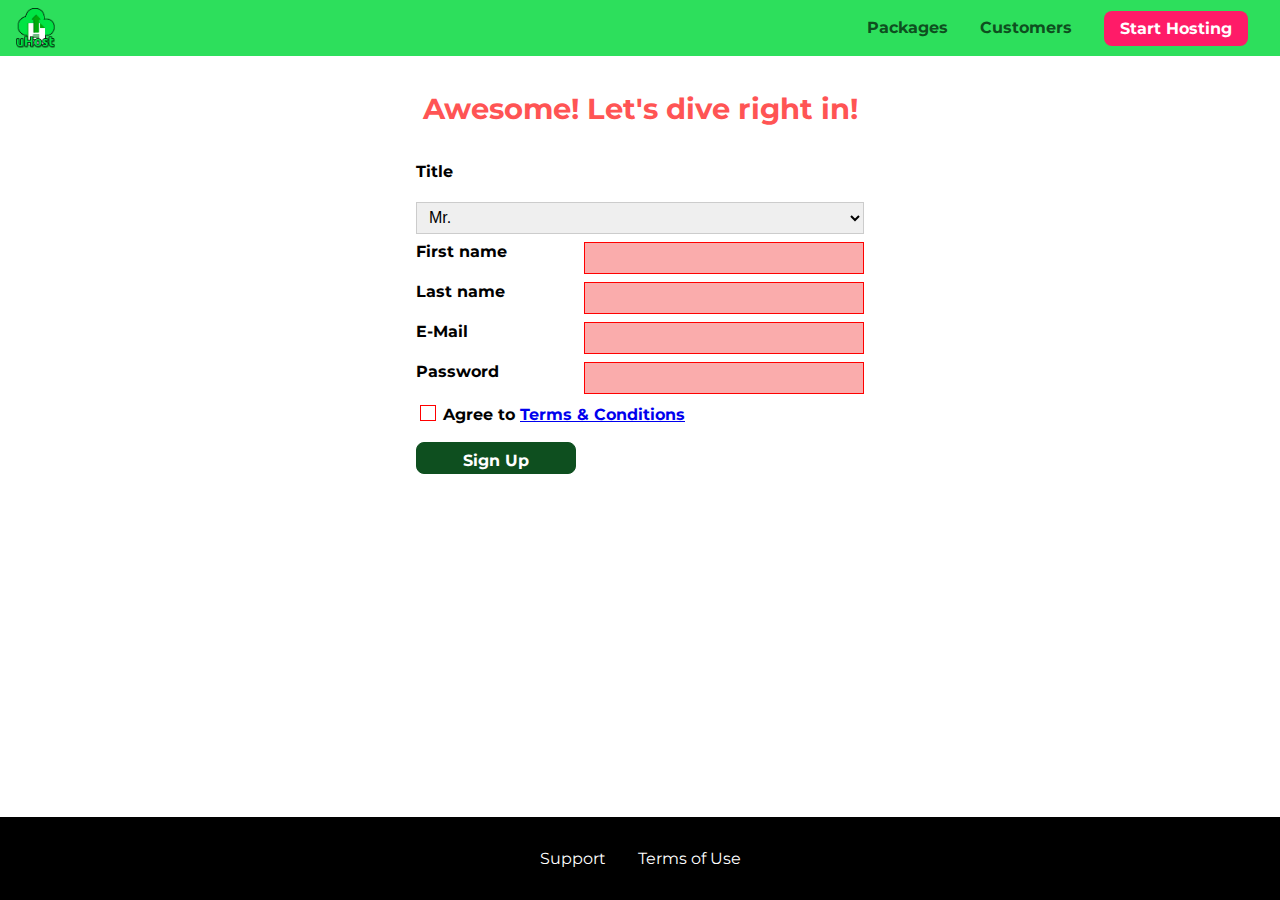
<file: start-hosting/index.html>
<!DOCTYPE html>
<html lang="en">

<head>
    <meta charset="UTF-8">
    <meta name="viewport" content="width=device-width, initial-scale=1.0">
    <meta http-equiv="X-UA-Compatible" content="ie=edge">
    <title>uHost Signup</title>
    <link rel="shortcut icon" href="../favicon.png">
    <link rel="stylesheet" href="../shared.css">
    <link rel="stylesheet" href="start-hosting.css">
</head>

<body>
    <div class="backdrop"></div>
    <header class="main-header">
        <div>
            <button class="toggle-button">
                <span class="toggle-button__bar"></span>
                <span class="toggle-button__bar"></span>
                <span class="toggle-button__bar"></span>
            </button>
            <a href="../index.html" class="main-header__brand">
                <img src="../images/uhost-icon.png" alt="uHost - Your favorite hosting company">
            </a>
        </div>
        <nav class="main-nav">
            <ul class="main-nav__items">
                <li class="main-nav__item">
                    <a href="../packages/index.html">Packages</a>
                </li>
                <li class="main-nav__item">
                    <a href="../customers/index.html">Customers</a>
                </li>
                <li class="main-nav__item main-nav__item--cta">
                    <a href="index.html">Start Hosting</a>
                </li>
            </ul>
        </nav>
    </header>
    <nav class="mobile-nav">
        <ul class="mobile-nav__items">
            <li class="mobile-nav__item">
                <a href="../packages/index.html">Packages</a>
            </li>
            <li class="mobile-nav__item">
                <a href="../customers/index.html">Customers</a>
            </li>
            <li class="mobile-nav__item mobile-nav__item--cta">
                <a href="index.html">Start Hosting</a>
            </li>
        </ul>
    </nav>
    <main class="signup-page">
        <h1 class="signup-title">Awesome! Let's dive right in!</h1>

        <form action="index.html" class="signup-form">
            <label for="title">Title</label>
            <select id="title">
                <option value="mr">Mr.</option>
                <option value="ms">Ms.</option>
            </select>
            <label for="first-name">First name</label>
            <input type="text" id="first-name" required>
            <label for="last-name">Last name</label>
            <input type="text" id="last-name" required>
            <label for="email">E-Mail</label>
            <input type="email" id="email" required>
            <label for="password">Password</label>
            <input type="password" id="password" required>
            <div class="signup-form__checkbox">
                <input type="checkbox" id="agree-terms" required>
                 <label for="agree-terms">Agree to
                <a href="#">Terms &amp; Conditions</a>
            </label>
            </div>
            
            <button type="submit" class="button">Sign Up</button>
        </form>

    </main>
    <footer class="main-footer">
        <nav>
            <ul class="main-footer__links">
                <li class="main-footer__link">
                    <a href="#">Support</a>
                </li>
                <li class="main-footer__link">
                    <a href="#">Terms of Use</a>
                </li>
            </ul>
        </nav>
    </footer>
    <script src="../shared.js"></script>
</body>

</html>
</file>
<file: shared.css>
@import url('https://fonts.googleapis.com/css2?family=Roboto:wght@500&display=swap');
@import url('https://fonts.googleapis.com/css2?family=Anton&display=swap');
@import url('https://fonts.googleapis.com/css2?family=Montserrat:wght@400;700&display=swap');

html {
    box-sizing: border-box;   
}

*, *:after, *:before {
    box-sizing: inherit;    
}

/** {
    box-sizing: border-box;
}*/

html {
    height: 100%;
}

body {
    font-family: 'Montserrat', sans-serif;
    height: 100%;
    margin: 0;
    display: grid;
    /*padding-top required because header position:fixed; (out of the doc flow)
    but below we added grid rows sizes and padding unnecessary now*/
    /*padding-top: 3.5rem;*/
    /*double auto is not always works correctly
    grid-template-rows: 3.5rem auto auto;*/
    /*setting a min size footer 8rem, in case if content is smaller*/
    grid-template-rows: 3.5rem auto fit-content(8rem);
    /*creating areas*/
    grid-template-areas: "header"
                         "main"
                         "footer";
}

main {
  /*min-height: calc(100vh - 3.5rem - 8rem);*/
  /*margin-top: 3.5rem;*/
  grid-area: main;
}

/*when pop-up is appeared, backdrop don't allow to click on anything else*/
.backdrop {
    /*remove it from the document flow*/
    display: none;
    position: fixed;
    opacity: 0;
    transition: opacity 0.2s linear;
    z-index: 100;
    width: 100vw;
    height: 100vh;
    background-color: rgba(0, 0, 0, 0.5);
    top: 0rem;
    left: 0rem;
}

.main-header {
    background-color: #2ddf5c;
    width: 100%;
    padding: 0.5rem 1rem;
    position: fixed;
    top: 0;
    left: 0;
    z-index: 60;
    display: flex;
    align-items: center;
    justify-content: space-between;
    grid-area: header;
    }

    .toggle-button {
        width: 3rem;
        background: transparent;
        border: none;
        cursor: pointer;
        padding-top: 0;
        padding-bottom: 0;
        vertical-align: middle;
      }
      
      .toggle-button:focus {
        outline: none;
      }
      
      .toggle-button__bar {
        width: 100%;
        height: 0.2rem;
        background: black;
        display: block;
        margin: 0.6rem 0;
      }
      

    .main-header__brand {
    color: #0e4f1f;
    text-decoration: none;
    /*display: inline-block;
    vertical-align: middle;
    /*works only if used font has bold version*/
    font-weight: bold;
    font-size: 1.5rem;
    height: 2.5rem;
    }

    .main-header__brand img {
    height: 2.5rem;
    vertical-align: middle;
    }



.main-nav {
    display: none;
    }

    .main-nav__items {
    /*to positon to the right correctly*/
    margin: 0;
    padding: 0;
    /*removes the bullet points*/
    list-style: none;
    display: flex;
    flex-direction: row;
    }

    .main-nav__item {
    /*top&bot zero, l&right 16px*/
    margin: 0 1rem;
    }

    .main-nav__item a,
    .mobile-nav__item a {
    color: #0e4f1f;
    text-decoration: none; 
    font-weight: bold;
    padding: 0.2rem 0;
    }

    .main-nav__item a:hover,
    .main-nav__item a:active,
    .mobile-nav__item a:hover,
    .mobile-nav__item a:active {
    color: white;
    border-bottom: 5px solid white;
    }

    .main-nav__item--cta {
                      /*duration delay animation-iterations
                      direction(alternate/reverse final-result*/
      animation: wiggle 400ms 3s 8 ease-out none; 
    }

    .main-nav__item--cta a,
    .mobile-nav__item--cta a {
    color: white;
    background: #ff1b68;
    padding: 0.5rem 1rem;
    border-radius: 0.5rem;
    }

    .main-nav__item--cta a:hover,
    .main-nav__item--cta a:active {
    color: #ff1b68;
    background: white;
    border: none;
    }

    @media (min-width: 40rem) {
      .toggle-button {
        display: none;
      }
      .main-nav {
        display: flex;
        align-items: center;
      }
    }

.main-footer {
    background: black;
    padding: 2rem;
    margin-top: 3rem;
    grid-area: footer;
    }

    .main-footer__links {
    list-style: none;
    margin: 0;
    padding: 0;
    display: flex;
    flex-direction: column;
    align-items: center;
    }


    .main-footer__link {
    margin: 0.5rem 1rem;
    }

    .main-footer__link a {
    color: white;
    /*to remove the link*/
    text-decoration: none;
    }

    .main-footer__link a:hover,
    .main-footer__link a:active {
    color: #ccc;
    }

.mobile-nav {
    display: none;
    position: fixed;
    z-index: 101;
    top: 0;
    left: 0;
    background: white;
    width: 80%;
    /*ensure that it always takes full page height
    without 100% cascading trick*/
    height: 100vh;
  }
  
  .mobile-nav__items {
    width: 90%;
    height: 100%;
    list-style: none;
    margin: 0 auto;
    padding: 0;
    display: flex;
    flex-direction: column;
    align-items: center;
    justify-content: center;
  }
  
  .mobile-nav__item {
    margin: 1rem 0;
  }
  
  .mobile-nav__item a {
    font-size: 1.5rem;
  }

.button {
    background: #0e4f1f;
    color: white;
    font: inherit;
    border: 1px solid #0e4f1f;
    padding: 0.5rem;
    border-radius: 8px;
    font-weight: bold;
    /*cursor can be added to the any element, to indicate location*/
    cursor: pointer;
    }

    .button:hover,
    .button:active {
    background: white;
    color: #0e4f1f;
    }

    .button:focus {
    outline: none;
    }

    /*.button[disabled] {
      cursor: not-allowed;
      border: #a1a1a1;
      background: #ccc;
      color: #a1a1a1; 
    }*/

.open {
    display: block !important;
    opacity: 1 !important;
    transform: translateY(0) !important;
}

@media (min-width: 40rem) {

  .main-footer__link {
    margin: 0rem 1rem;
    }

  .main-footer__links {
    list-style: none;
    margin: 0;
    padding: 0;
    display: flex;
    /*align-items: center; 
    because it assigned in mobile version*/
    justify-content: center;
    flex-direction: row;
    }
}

@keyframes wiggle {
  0% {
    transform: rotateZ(0);
  }
  50% {
    transform: rotateZ(-10deg);
  }
  100% {
    transform: rotateZ(10deg);
  }
}
</file>
<file: main.css>
#product-overview {
    /*background: url("images/freedom.jpg") left 10% bottom 20%/cover no-repeat border-box border-box fixed;*/
    background: linear-gradient(to top, rgba(80, 68, 18, 0.6) 10%, transparent),
    url("images/freedom.jpg") center/cover no-repeat border-box, #ff1b68;
    /*background-image: url("images/freedom.jpg");*/
    /*background-size: cover; 
    background-repeat: no-repeat;
    background-position: left 10% bottom 20%;
    background-origin: border-box;
    background-clip: border-box;
    background-attachment: fixed;
    /*we used border for understanding background-origin*/
    /*border: 5px dashed red;*/
    /*background-image: linear-gradient(to right bottom, red, #2ddf57, rgb(165, 42, 155));*/
    /*background-image: radial-gradient(ellipse farthest-side at 20% 50%, red, blue, green);*/
    width: 100vw;
    height: 33vh;
    position: relative;
}

#product-overview h1 {
    color: white;
    font-family: 'Anton', sans-serif;
    position: absolute;
    bottom: 5%;
    left: 3%;
    font-size: 1.6rem;
}

@media (min-width: 40rem) and (min-height: 40rem) {
    #product-overview {
        height: 40vh;
        background-position: 50% 25%;
    }

    #product-overview h1 {
        font-size: 3rem;
    }
}

.section-title {
    color: #2ddf5c;
    font-family: inherit;
    text-align: center;
}



.plan {
    background: #d5ffdc;
    text-align: center;
    padding: 1rem;
    width: 100%;
}

.plan--highlighted {
    background: #19b84c;
    color: white;
    /*x axes, y axes, blurriness, spread*/
    /*rgba 3 numbers -color, 4th number transparancy 0.5 = 50%*/
    
}

.plan__annotation {
    color: #19b84c;
    background: white;
    /*top right bottom left
    border-radius: 4px 4px 4px 4px;*/
    border-radius: 8px;
    padding: 0.5rem;
    box-shadow: 2px 2px 2px 2px rgba(0, 0, 0, 0.5);
}

.plan__title {
    color: #0e4f1f;
}

.plan__price {  
    color: #858585;
}

.plan--highlighted .plan__title {
    color: white;
}

.plan--highlighted .plan__price {
    color: #0e4f1f;
}

.plan__features {
    /*removes the bullet points*/
    list-style: none;
    margin: 0;
    padding: 0;
}

.plan__feature {
    margin: 0.5rem 0;
}

/*if width => 40rem - next rules will be applied*/
@media (min-width: 40rem) {
    .plan__list {
        width: 100%;
        display: flex;
        align-items: center;
        justify-content: center;
    }

    .plan {
        width: 30%;
        min-width: 13rem;
        max-width: 25rem;
        height: 28rem;
        display: flex;
        flex-direction: column;
        justify-content: space-between;
    }
    .plan--highlighted {
        box-shadow: 2px 2px 2px 2px rgba(0, 0, 0, 0.5);
        height: 30rem;
        z-index: 50;
    }
}


#key-features {
    background-color: #ff1b68;
    margin: auto;
    margin-top: 4rem;
    padding: 1rem;
}

#key-features .section-title {
    color: white;
    margin: 2rem;
}

.key-feature__list {
    list-style: none;
    margin: 0;
    padding: 0;
    text-align: center;
}

.key-feature__image {
    background-color: #ffcede;
    width: 128px;
    height: 128px;
    border: 2px solid #424242;
    /*for a perfect circle*/
    border-radius: 50%;
    /*to center this circle, it works only horizontally*/
    margin: auto;
    padding: 20px;
}

.key-feature__description {
    text-align: center;
    font-weight: bold;
    color: white;
    font-size: 1.2rem;
}

@media (min-width: 40rem) {
    .key-feature {
        width: 30%;
        max-width: 25rem;
    }
    .key-feature__list {
        list-style: none;
        margin: 0;
        padding: 0;
        display: flex;
        justify-content: center;
    }
}


.modal {
    position: fixed;
    opacity: 0;
    transform: translateY(-3rem);
    transition: opacity 200ms ease-out, transform 500ms cubic-bezier(0.55, 0.055, 0.675, 0.19);
    z-index: 200;
    top: 20%;
    left: 30%;
    width: 40%;
    background: white;
    padding: 1rem;
    border: 1px solid #ccc;
    box-shadow: 1px 1px 1px rgba(0, 0, 0, 0.5);
  }
  
  .modal__title {
    text-align: center;
    margin: 0 0 1rem 0;
  } 
  
  .modal__actions {
    text-align: center;
  }
  
  .modal__action {
    border: 1px solid #0e4f1f;
    background: #0e4f1f;
    text-decoration: none;
    color: white;
    font: inherit;
    padding: 0.5rem 1rem;
    cursor: pointer;
  }
  
  .modal__action:hover,
  .modal__action:active {
    background: #2ddf5c;
    border-color: #2ddf5c;
  }
  
  .modal__action--negative {
    background: red;
    border-color: red;
  }
  
  .modal__action--negative:hover,
  .modal__action--negative:active {
    background: #ff5454;
    border-color: #ff5454;
  }
</file>
<file: customers/customers.css>
/*2.5rem, because we had 6rem and minus 3.5rem header(for all pages in shared.css)*/
main {
  padding-top: 2.5rem;
}

.testimonial {
    font-size: 1.2rem;
  }

  .testimonial__image-container {
    transform: skew(20deg);
    overflow: hidden;
    width: 60%;
    max-width: 40rem;
    box-shadow: 3px 3px 3px 3px rgba(0, 0, 0, 0.4);    
  }

  /*when we hover over it, make action with the image container*/
  #customer-1:hover .testimonial__image-container  {
    animation: flip-customer 1s ease-out forwards;
  }

  .testimonial__image {
    width: 100%;
    vertical-align: top;
    transform: skew(-20deg) scale(1.3);
  }
  
  /*.testimonial__info {
    text-align: right;
    padding: 0.9rem;
  }*/
  
  #customer-2.testimonial {
    text-align: right;
  }
  
  #customer-2 .testimonial__info {
    text-align: left;
  }
  
  .testimonial__name {
    margin: 0.2rem;
    font-size: 2rem;
    color: #ff5454;
  }
  
  .testimonial__subtitle {
    margin: 0;
    font-size: 1.1rem;
    color: #ccc;
  }
  
  .testimonial__subtitle a {
    color: inherit;
    text-decoration: none;
  }
  
  .testimonial__subtitle a:hover,
  .testimonial__subtitle a:active {
    color: #7a7a7a;
  }
  
  .testimonial__text {
    margin: 0.2rem;
    white-space: pre-line;
  }
  
  @media (min-width: 40rem) {
    .testimonial {
      margin: 3rem auto;
      max-width: 1500px;
      display: flex;
      justify-content: space-around;
      align-items: center;
    }
    .testimonial__image-container {
      width: 65%;
      
    }
    .testimonial__info {
      width: 30%;
    }
  }

  @keyframes flip-customer {
    0% {
      transform: rotateY(0) skew(20deg);
    }
    50% {
      transform: rotateY(160deg) skew(20deg);
    }
    100% {
      transform: rotateY(360deg) skew(20deg);
    }
  }
</file>
<file: packages/packages.css>
@font-face {
    font-family: "AnonymousPro";
    src: url(anonymousPro-Regular.ttf) format('truetype');
}

@font-face {
    font-family: "AnonymousPro";
    src: url(anonymousPro-Bold.ttf) format('truetype');
    font-weight: 700;
}

main {
    padding-top: 2.5rem;
}

.background {
    background: url("../images/plans-background.jpg") center/cover;
    filter: grayscale(40%);
    width: 100vw;
    height: 100vh;
    position: fixed;
    z-index: -1;
}

.package {
    overflow: hidden;
    /*because horizontal blocks*/
    width: 80%;
    /*to make some space beetwen but 80% width each*/
    margin: 1rem 0;
    border: 4px solid #0e4f1f;
    border-left: none;
    position: relative;
}

.package:hover,
.package:active {
    box-shadow: 2px 2px 4px rgba(0,0,0,0.5);
    border-color: #ff5454 /*!important*/;
}

.package a {
    text-decoration: none;
    /*to use page default*/
    color: inherit;
    /*to take a full available width*/
    display: block;
    padding: 2rem;
}

.package__badge {
    transform: rotateZ(45deg) translateX(3.5rem) translateY(-1rem);
    transform-origin: center;
    position: absolute;
    top: 0;
    right: 0;
    font-size: 0.8rem;
    color: white;
    background: #ff5454;
    padding: 0.5rem;
    width: 12rem;
    text-align: center;
}

.package__subtitle {
    color: #979797;
}

.package__info {
    padding: 1rem;
    border: 1px solid #0e4f1f;
    color: #0e4f1f;
    background: white;
    font-size: 1.2rem
    /*font-family: 'AnonymousPro', sans-serif;*/
    /*font-weight: 700;*/
    /*font shorthand:*/
    /*font: font-style font-variant font-weight font-size/lint-height font-family*/
    /*font: 700 1.2rem 'AnonymousPro', sans-serif;*/
} 

.clearfix {
    /*clear floats on both sides, it means that 
    each element after that will not respect
    previous floats*/
    clear: both;
}

#plus {
    background: rgba(213, 255, 220, 0.95);
}

#free {
    background: rgba(232, 252, 237, 0.95);
    float: right;
    border-right: none;
    /*as we use in .package*/
    border-left: 4px solid #0e4f1f;
    text-align: right;
}

#free:hover,
#free:active {
    border-left-color: #ff5454;
}

#premium {
    background: rgba(14, 79, 31, 0.95);
}

#premium .package__title {
    color: white;
}

#premium .package__subtitle {
    color: #bbb;
}

@media (min-width: 40rem) {
    /*here we restricted all <main>, not each package separately*/
    main {
        max-width: 1500px;
        margin-left: auto;
        margin-right: auto;
    }
}

@media (min-width: 1500px) {
    .package {
        border-left: 4px solid #0e4f1f;
    }
    #free {
        border-right: 4px solid #0e4f1f;
    }
    #free:hover,
    #free:active {
    border-right-color: #ff5454;
}
}
</file>
<file: start-hosting/start-hosting.css>
main {
    padding-top: 1rem;
}
.signup-title {
    text-align: center;
    font-size: 1.8rem;
    color: #ff5454;
}

.signup-form {
    display: grid;
    grid-row-gap: 0.5rem;
    grid-column-gap: 0.5rem;
    grid-auto-rows: 2rem;
    padding: 1rem;
    /*max-width: 25rem;
    margin: auto;*/
}

.signup-form label {
    font-weight: bold;
}

.signup-form label,
.signup-form select,
.signup-form input {
    display: block;
    /*margin-top: 1rem;*/
    width: 100%;    
}

/*for this element 
<input type="checkbox" id="agree-terms">
we can write*/
/*.signup-form input[type="checkbox"]*/ 
.signup-form input[id*="terms"],
.signup-form input[id*="terms"] + label {
    display: inline-block;
    width: auto;
    /*in this case a bit better then middle*/
    vertical-align: bottom;
}

.signup-form input:not([type="checkbox"]),
.signup-form select {
    border: 1px solid #ccc;
    padding: 0.2rem 0.5rem;
    font-size: inherit;
}

.signup-form input:not([type="checkbox"]):focus,
.signup-form select:focus {
    outline: none;
    background: #d8f3df;
    border-color: #2ddf5c;
}

.signup-form input[type="checkbox"] {
    border: 1px solid #ccc;
    background-color: white;
    width: 1rem;
    height: 1rem;
    -webkit-appearance: none;
    -moz-appearance: none;
    appearance: none;
}

.signup-form input[type="checkbox"]:checked {
    background: #2ddf5c;
    border: 1px solid #0e4f1f;
}

/*.signup-form input.invalid,
.signup-form select.invalid,*/
.signup-form :invalid {
    border-color:  red !important;
    background: #faacac;
}

/*we have only one button, but for practice will use 
advanced attribute selector*/
.signup-form button[type="submit"] {
    display: block;
    /*margin-top: 1rem;*/
}

@media (min-width: 40rem) {
    .signup-form {
        margin: auto;
        width: 30rem;
        grid-template-columns: 10rem auto;
        grid-row-gap: 0.5rem;
    }

    /*#title preferred, our variant for practice*/
    .signup-form [id="title"] {
        grid-column: span 2;
    }

    .signup-form__checkbox {
        grid-column: span 2;
    }
}
</file>
